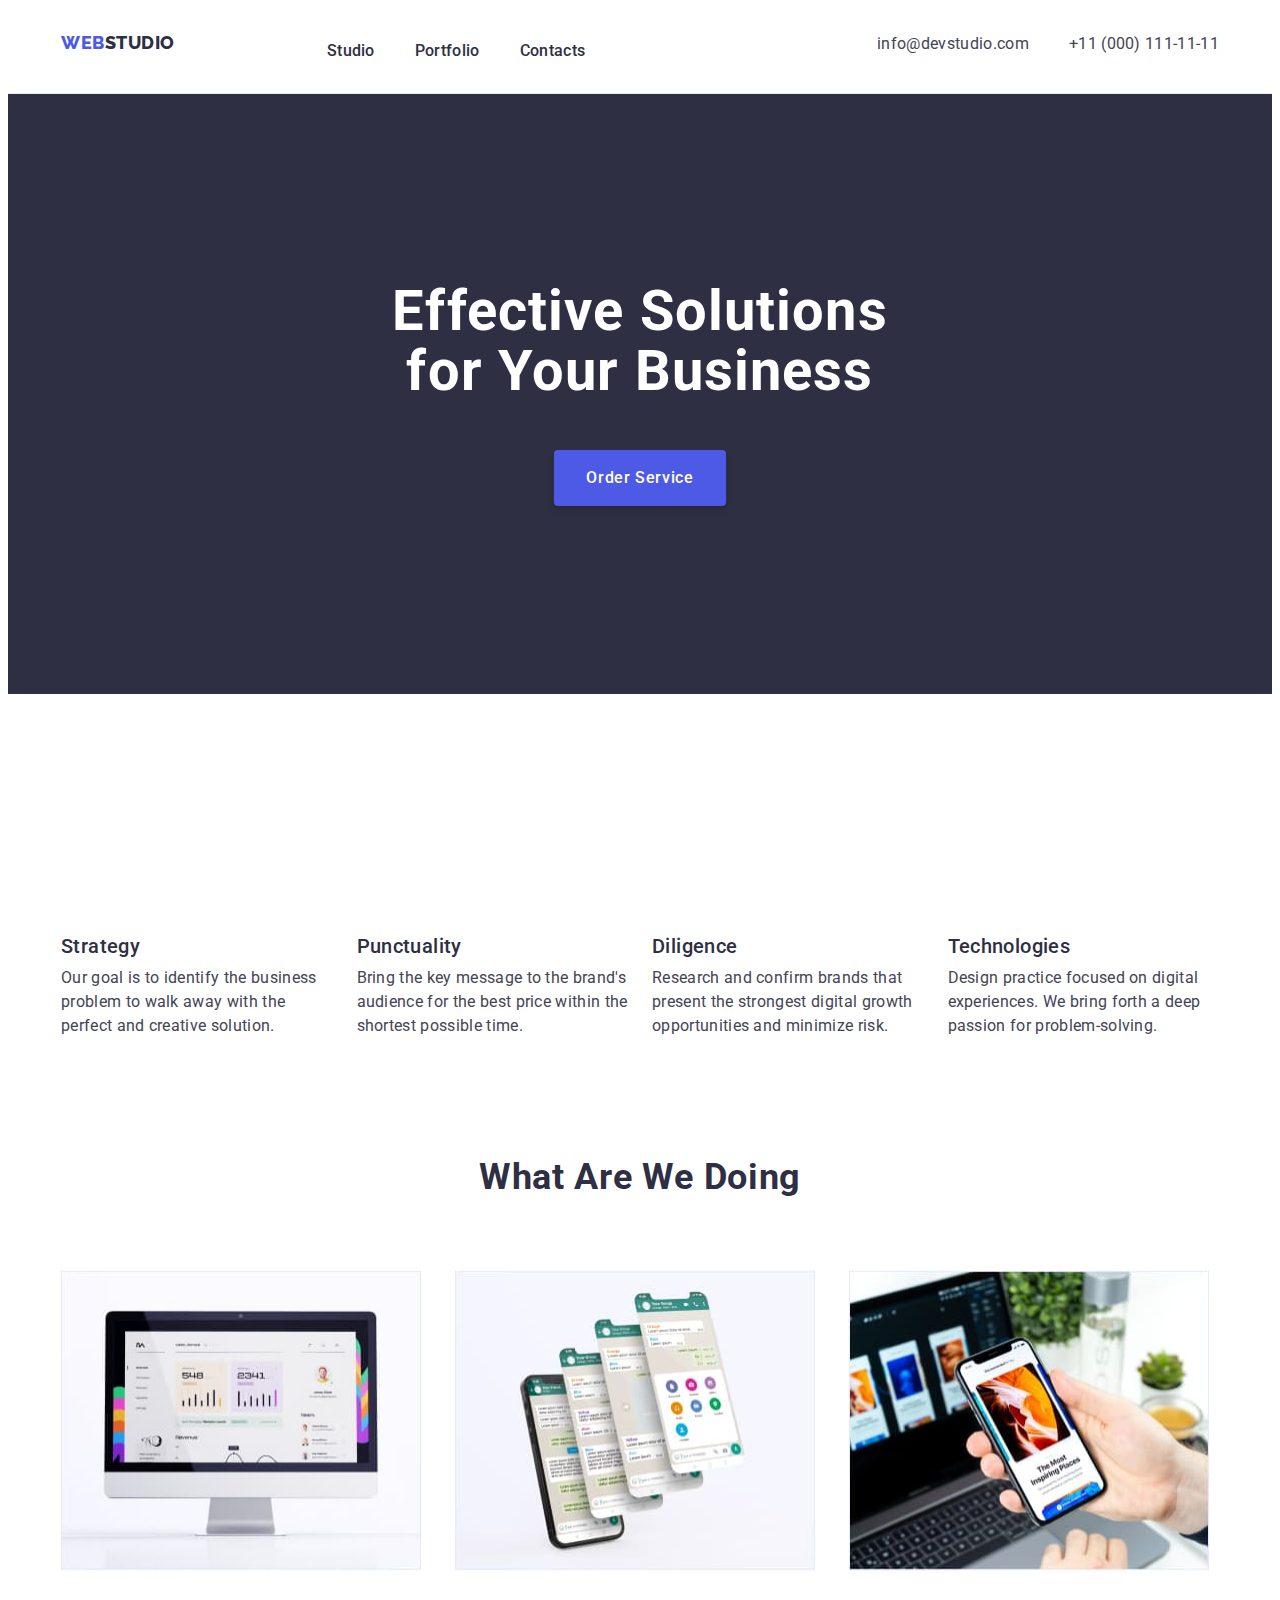
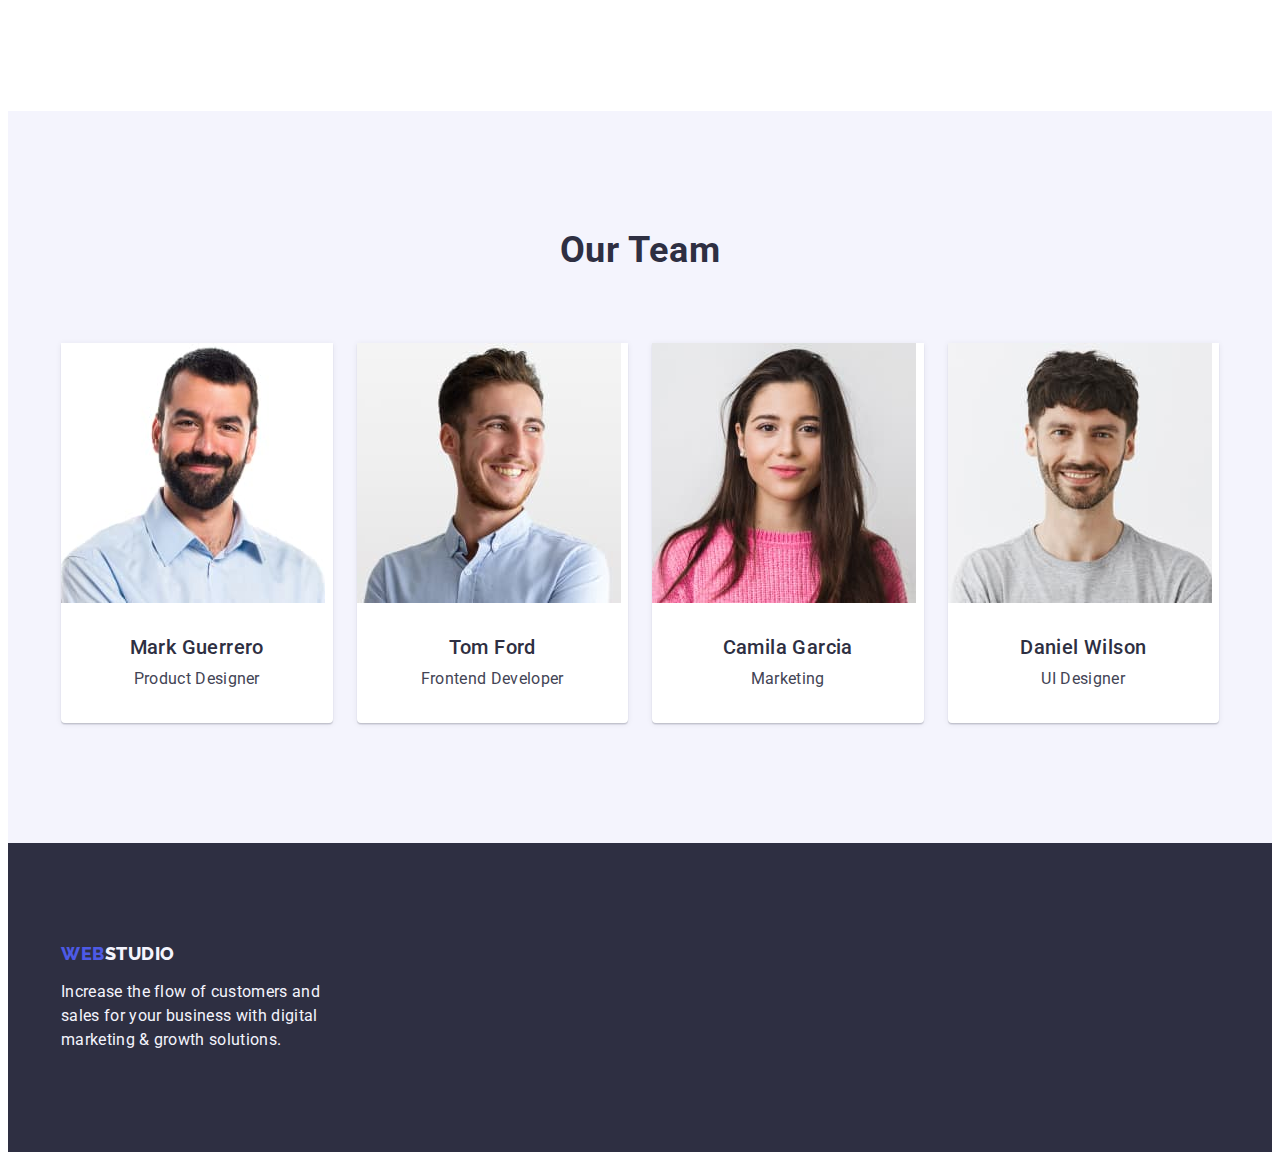
<file: index.html>
<!DOCTYPE html>
<html lang="en">

<head>
  <meta charset="UTF-8" />
  <meta http-equiv="X-UA-Compatible" content="IE=edge" />
  <meta name="viewport" content="width=device-width, initial-scale=1.0" />
  <link rel="preconnect" href="https://fonts.googleapis.com">
  <link rel="preconnect" href="https://fonts.gstatic.com" crossorigin>
  <link href="https://fonts.googleapis.com/css2?family=Raleway:wght@800&family=Roboto:wght@400;500;700;900&display=swap"
    rel="stylesheet">

  <link rel="stylesheet" href="https://cdnjs.cloudflare.com/ajax/libs/modern-normalize/2.0.0/modern-normalize.min.css"
    integrity="sha512-4xo8blKMVCiXpTaLzQSLSw3KFOVPWhm/TRtuPVc4WG6kUgjH6J03IBuG7JZPkcWMxJ5huwaBpOpnwYElP/m6wg=="
    crossorigin="anonymous" referrerpolicy="no-referrer" />
  <link rel="stylesheet" href="./css/styles.css" />
  <title>WebStudio</title>
</head>

<body>
  <header class="header">
    <div class="container header-container">
      <nav class="navigation">
        <a class="page-logo link" href="./index.html">Web<span class="header-logo-studio">Studio</span></a>
        <ul class="navigation-list list">
          <li class="navigation-item"><a class="navigation-link link" href="./index.html">Studio</a></li>
          <li class="navigation-item"><a class="navigation-link link" href="./portfolio.html">Portfolio</a></li>
          <li class="navigation-item"><a class="navigation-link link" href="">Contacts</a></li>
        </ul>
      </nav>
      <address class="address">
        <ul class="address-list list">
          <li class="address-item"><a class="address-link link" href="mailto:info@devstudio.com">info@devstudio.com</a>
          </li>
          <li class="address-item"><a class="address-link link" href="tel:+110001111111">+11 (000) 111-11-11</a></li>
        </ul>
      </address>
    </div>
  </header>
  <main>
    <!-- Hero -->
    <section class="hero">
      <div class="container">
        <h1 class="hero-title">Effective Solutions for Your Business</h1>
        <button class="hero-btn" type="button">Order Service</button>
      </div>
    </section>
    <!-- content -->
    <section class="advantages">
      <div class="container">
        <h2 class="advantages-title visually-hidden">Advantages</h2>
        <ul class="advantages-list list">
          <li class="advantages-item">
            <h3 class="advantages-subtitle">Strategy</h3>
            <p class="advantages-text">
              Our goal is to identify the business problem to walk away with the
              perfect and creative solution.
            </p>
          </li>
          <li class="advantages-item">
            <h3 class="advantages-subtitle">Punctuality</h3>
            <p class="advantages-text">
              Bring the key message to the brand's audience for the best price
              within the shortest possible time.
            </p>
          </li>
          <li class="advantages-item">
            <h3 class="advantages-subtitle">Diligence</h3>
            <p class="advantages-text">
              Research and confirm brands that present the strongest digital
              growth opportunities and minimize risk.
            </p>
          </li>
          <li class="advantages-item">
            <h3 class="advantages-subtitle">Technologies</h3>
            <p class="advantages-text">
              Design practice focused on digital experiences. We bring forth a
              deep passion for problem-solving.
            </p>
          </li>
        </ul>
      </div>
    </section>
    <!-- products -->
    <section class="products">
      <div class="container">
        <h2 class="products-title">What are we doing</h2>
        <ul class="products-list list">
          <li class="products-item">
            <img src="./images/img1-2.jpg" alt="computer" width="360" height="321" />
          </li>
          <li class="products-item">
            <img src="./images/img2-2.jpg" alt="phone screens" width="360" height="321" />
          </li>
          <li class="products-item">
            <img src="./images/img3-2.jpg" alt="mobile phone" width="360" height="321" />
          </li>
        </ul>
      </div>
    </section>
    <!-- team -->
    <section class="team">
      <div class="container">
        <h2 class="team-title">Our Team</h2>
        <ul class="team-list list">
          <li class="team-item">
            <img src="./images/img11.jpg" alt="Mark Guerrero" width="264" height="260" />
            <div class="team-item-description">
              <h3 class="team-subtitle">Mark Guerrero</h3>
              <p class="team-text">Product Designer</p>
            </div>
          </li>
          <li class="team-item">
            <img src="./images/img12.jpg" alt="Tom Ford" width="264" height="260" />
            <div class="team-item-description">
              <h3 class="team-subtitle">Tom Ford</h3>
              <p class="team-text">Frontend Developer</p>
            </div>
          </li>
          <li class="team-item">
            <img src="./images/img13.jpg" alt="Camila Garcia" width="264" height="260" />
            <div class="team-item-description">
              <h3 class="team-subtitle">Camila Garcia</h3>
              <p class="team-text">Marketing</p>
            </div>
          </li>
          <li class="team-item">
            <img src="./images/img14.jpg" alt="Daniel Wilson" width="264" height="260" />
            <div class="team-item-description">
              <h3 class="team-subtitle">Daniel Wilson</h3>
              <p class="team-text">UI Designer</p>
            </div>
          </li>
        </ul>
      </div>
    </section>
  </main>
  <footer class="footer">
    <div class="container">
      <a class="page-logo link" href="./index.html">Web<span class="footer-logo-studio">Studio</span></a>
      <p class="footer-text">
        Increase the flow of customers and sales for your business with digital
        marketing & growth solutions.
      </p>
    </div>
  </footer>
</body>

</html>
</file>
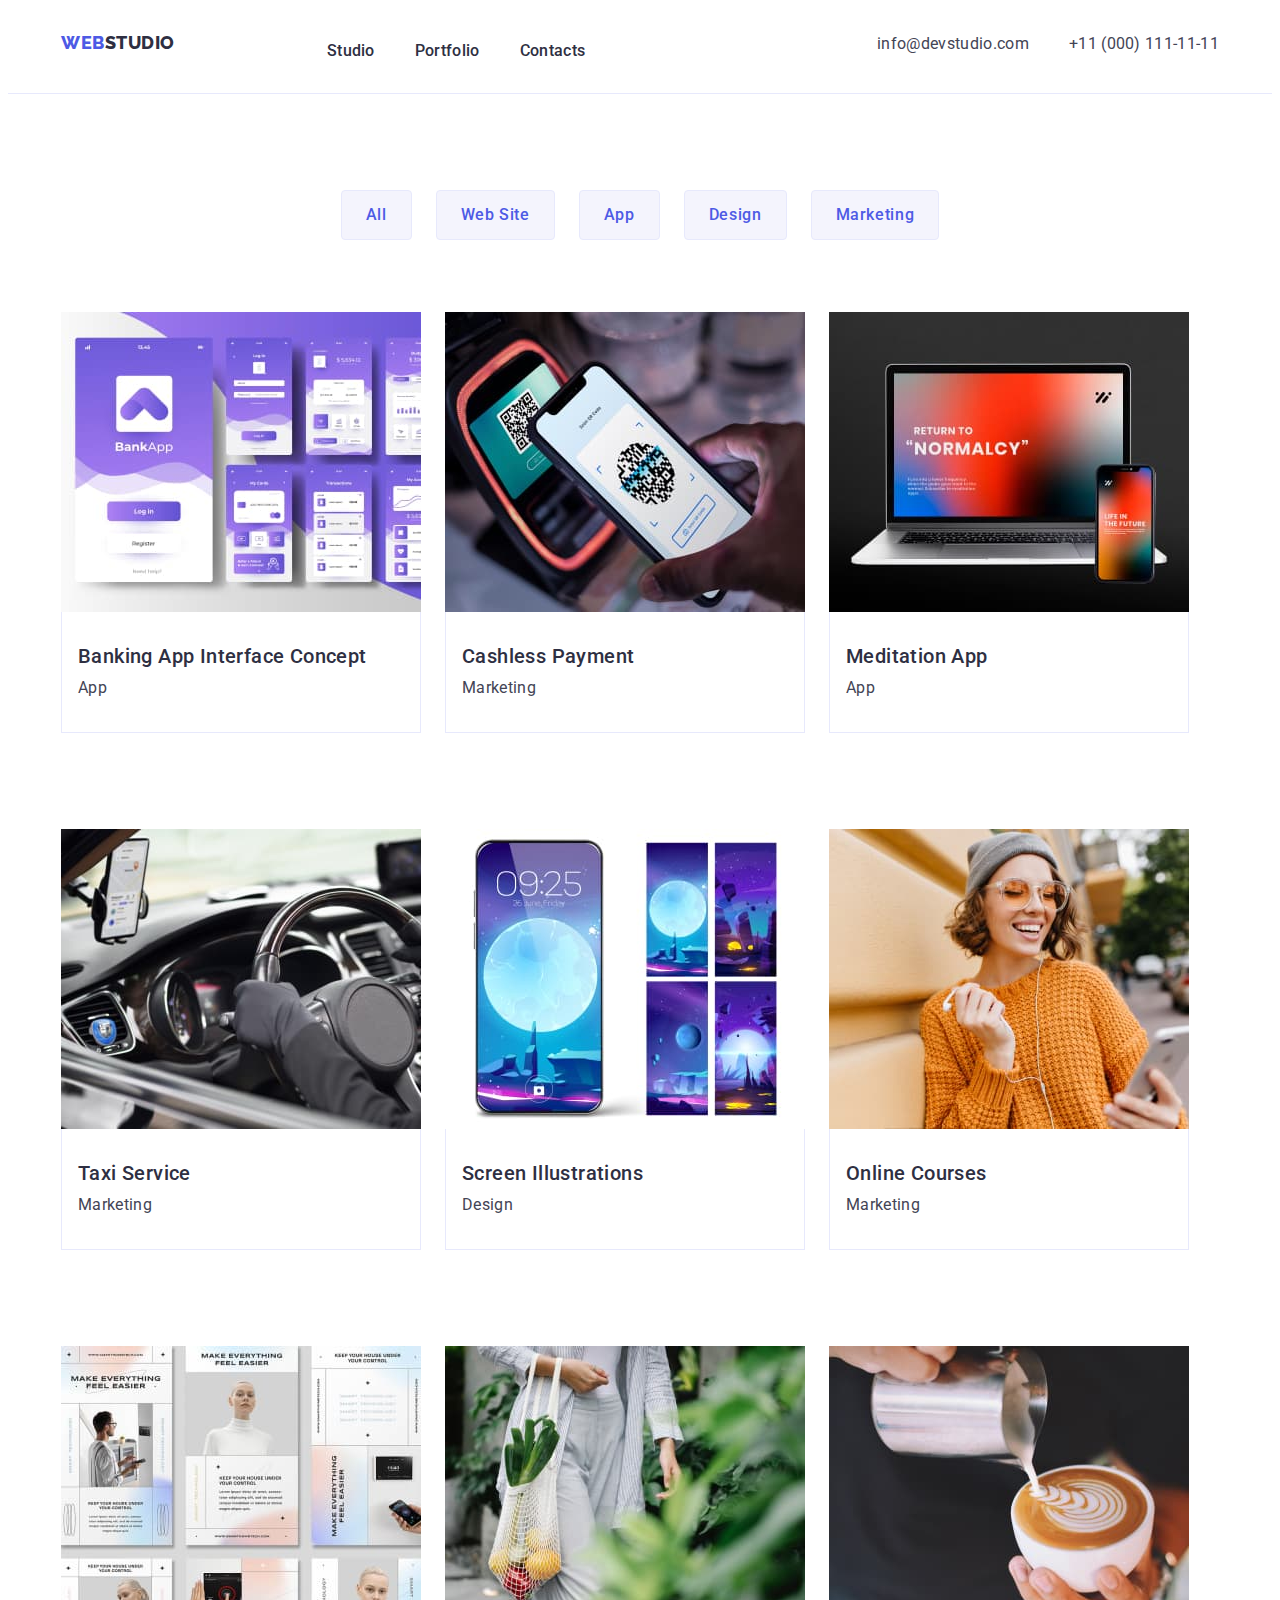
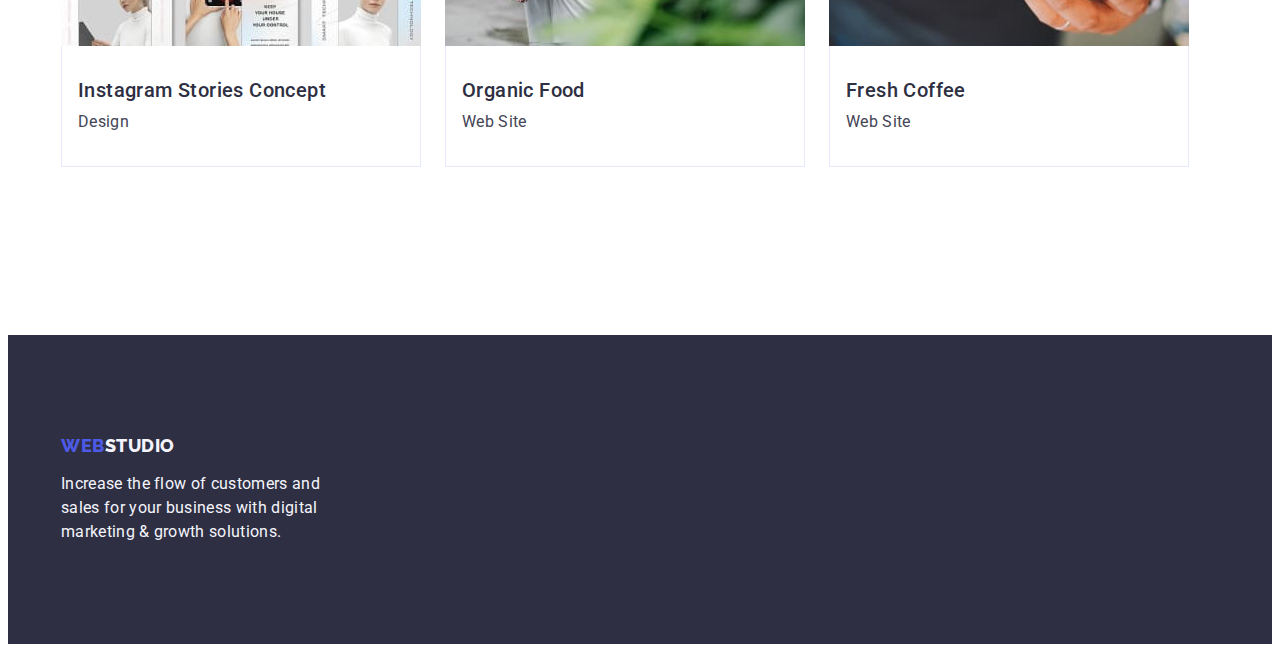
<file: portfolio.html>
<!DOCTYPE html>
<html lang="en">

<head>
    <meta charset="UTF-8">
    <meta http-equiv="X-UA-Compatible" content="IE=edge">
    <meta name="viewport" content="width=device-width, initial-scale=1.0">
    <link rel="preconnect" href="https://fonts.googleapis.com">
    <link rel="preconnect" href="https://fonts.gstatic.com" crossorigin>
    <link
        href="https://fonts.googleapis.com/css2?family=Raleway:wght@800&family=Roboto:wght@400;500;700;900&display=swap"
        rel="stylesheet">
    <link rel="stylesheet" href="https://cdnjs.cloudflare.com/ajax/libs/modern-normalize/2.0.0/modern-normalize.min.css"
        integrity="sha512-4xo8blKMVCiXpTaLzQSLSw3KFOVPWhm/TRtuPVc4WG6kUgjH6J03IBuG7JZPkcWMxJ5huwaBpOpnwYElP/m6wg=="
        crossorigin="anonymous" referrerpolicy="no-referrer" />

    <link rel="stylesheet" href="./css/styles.css" />
    <title>Portfolio</title>
</head>

<body>
    <header class="header">
        <div class="container header-container">
            <nav class="navigation">
                <a class="page-logo link" href="./index.html">Web<span class="header-logo-studio">Studio</span></a>
                <ul class="navigation-list list">
                    <li class="navigation-item"><a class="navigation-link link" href="./index.html">Studio</a></li>
                    <li class="navigation-item"><a class="navigation-link link" href="./portfolio.html">Portfolio</a>
                    </li>
                    <li class="navigation-item"><a class="navigation-link link" href="">Contacts</a></li>
                </ul>
            </nav>
            <address class="address">
                <ul class="address-list list">
                    <li class="address-item"><a class="address-link link"
                            href="mailto:info@devstudio.com">info@devstudio.com</a>
                    </li>
                    <li class="address-item"><a class="address-link link" href="tel:+110001111111">+11 (000)
                            111-11-11</a>
                    </li>
                </ul>
            </address>
        </div>
    </header>
    <main>

        <section class="portfolio">
            <div class="container">
                <h1 class="visually-hidden">Portfolio</h1>
                <!-- menu-btns -->
                <ul class="portfolio-list list">
                    <li class="portfolio-item"><button class="portfolio-btn" type="button">All</button></li>
                    <li class="portfolio-item"><button class="portfolio-btn" type="button">Web Site</button></li>
                    <li class="portfolio-item"><button class="portfolio-btn" type="button">App</button></li>
                    <li class="portfolio-item"><button class="portfolio-btn" type="button">Design</button></li>
                    <li class="portfolio-item"><button class="portfolio-btn" type="button">Marketing</button></li>
                </ul>
                <!-- menu-list -->
                <ul class="option-list list">
                    <li class="option-item">
                        <a class="option-link link" href="">
                            <img src="./images/port-img-1.jpg" width="360" height="300" alt="menu interface">
                            <div class="option-item-description">
                                <h2 class="option-title">Banking App Interface Concept</h2>
                                <p class="option-text">App</p>
                            </div>
                        </a>
                    </li>
                    <li class="option-item">
                        <a class="option-link link" href="">
                            <img src="./images/port-img-2.jpg" width="360" height="300" alt="cc payment">
                            <div class="option-item-description">
                                <h2 class="option-title">Cashless Payment</h2>
                                <p class="option-text">Marketing</p>
                            </div>
                        </a>
                    </li>
                    <li class="option-item">
                        <a class="option-link link" href="">
                            <img src="./images/port-img-3.jpg" width="360" height="300" alt="app on laptop">
                            <div class="option-item-description">
                                <h2 class="option-title">Meditation App</h2>
                                <p class="option-text">App</p>
                            </div>
                        </a>
                    </li>
                    <li class="option-item">
                        <a class="option-link link" href="">
                            <img src="./images/port-img-4.jpg" width="360" height="300" alt="mab driving">
                            <div class="option-item-description">
                                <h2 class="option-title">Taxi Service</h2>
                                <p class="option-text">Marketing</p>
                            </div>
                        </a>
                    </li>
                    <li class="option-item">
                        <a class="option-link link" href="">
                            <img src="./images/port-img-5.jpg" width="360" height="300" alt="screen images">
                            <div class="option-item-description">
                                <h2 class="option-title">Screen Illustrations</h2>
                                <p class="option-text">Design</p>
                            </div>
                        </a>
                    </li>
                    <li class="option-item">
                        <a class="option-link link" href="">
                            <img src="./images/port-img-6.jpg" width="360" height="300" alt="girl on video call">
                            <div class="option-item-description">
                                <h2 class="option-title">Online Courses</h2>
                                <p class="option-text">Marketing</p>
                            </div>
                        </a>
                    </li>
                    <li class="option-item">
                        <a class="option-link link" href="">
                            <img src="./images/port-img-7.jpg" width="360" height="300" alt="insta stories">
                            <div class="option-item-description">
                                <h2 class="option-title">Instagram Stories Concept</h2>
                                <p class="option-text">Design</p>
                            </div>
                        </a>
                    </li>
                    <li class="option-item">
                        <a class="option-link link" href="">
                            <img src="./images/port-img-8.jpg" width="360" height="300" alt="food bag">
                            <div class="option-item-description">
                                <h2 class="option-title">Organic Food</h2>
                                <p class="option-text">Web Site</p>
                            </div>
                        </a>
                    </li>
                    <li class="option-item">
                        <a class="option-link link" href="">
                            <img src="./images/port-img-9.jpg" width="360" height="300" alt="coffee making">
                            <div class="option-item-description">
                                <h2 class="option-title">Fresh Coffee</h2>
                                <p class="option-text">Web Site</p>
                            </div>
                        </a>
                    </li>
                </ul>
            </div>
        </section>
    </main>
    <footer class="footer">
        <div class="container">
            <a class="page-logo link" href="./index.html">Web<span class="footer-logo-studio">Studio</span></a>
            <p class="footer-text">
                Increase the flow of customers and sales for your business with digital
                marketing & growth solutions.
            </p>
        </div>
    </footer>
</body>

</html>
</file>
<file: css/styles.css>
:root {
    --title-color: #4D5AE5;
    --first-color: #2e2f42;
    --second-color: #FFFFFF;
    --third-color: #434455;
    --background-color-btn: #F4F4FD;
    --action-color: #404BBF;
}

body {
    font-family: 'Roboto', sans-serif;
    background: var(--second-color);
    color: var(--third-color);

}

h1,
h2,
h3,
h4,
h5,
h6,
p {
    margin-top: 0;
    margin-bottom: 0;
}

ul {
    margin-top: 0;
    margin-bottom: 0;
    padding-left: 0;
}

img {
    display: block;
}

.link {
    text-decoration: none;
}

.list {
    list-style: none;
}

.container {
    width: 1158px;
    padding-left: 15px;
    padding-right: 15px;
    margin: 0 auto;
}

/* header */
.header {
    padding-top: 24px;
    padding-bottom: 24px;
    border-bottom: 1px solid #E7E9FC;
}

.header-container {
    display: flex;
}

.navigation {
    display: flex;
    flex-grow: 1;
    align-items: center
}

.page-logo {
    font-family: "Raleway", sans-serif;
    color: var(--title-color);
    font-weight: 800;
    font-size: 18px;
    line-height: 1.17;
    letter-spacing: 0.03em;
    text-transform: uppercase;
    margin-right: 76px
}

.page-logo .header-logo-studio {
    color: var(--first-color);
}

.navigation-list {
    display: flex;
    margin-left: 76px;
    gap: 40px;
}

.navigation-item {}

.navigation-link {
    font-weight: 500;
    font-size: 16px;
    line-height: 1.5;
    letter-spacing: 0.02em;
    color: var(--first-color);
    padding: 24px 0;
}

.navigation-link:hover,
.navigation-link:focus {
    color: var(--action-color);
}

.address {
    font-style: normal
}

.address-list {
    display: flex;
    gap: 40px;
}

.address-item {}

.address-link {
    font-size: 16px;
    line-height: 1.5;
    letter-spacing: 0.02em;
    color: var(--third-color);
}

.address-link:hover,
.address-link:focus {
    color: var(--action-color);
}

/*  hero section */
.hero {
    background: var(--first-color);
    padding: 188px 0;
    margin-bottom: 120px;
}

.hero-title {
    font-size: 56px;
    line-height: 1.07;
    text-align: center;
    letter-spacing: 0.02em;
    color: var(--second-color);
    max-width: 496px;
    margin: 0 auto;

}

.hero-btn {
    font-family: "Roboto", sans-serif;
    font-weight: 500;
    font-size: 16px;
    line-height: 1.5;
    letter-spacing: 0.04em;
    color: var(--second-color);
    background: var(--title-color);
    cursor: pointer;
    min-width: 169px;
    height: 56px;
    box-shadow: 0px 4px 4px rgba(0, 0, 0, 0.15);
    border-radius: 4px;
    padding: 16px 32px;
    border: none;
    display: block;
    margin-left: auto;
    margin-right: auto;
    margin-top: 48px;
}

.hero-btn:hover,
.hero-btn:focus {
    background-color: var(--action-color);
}

/* section-advantages */
.advantages {
    padding: 120px 0;
}

.visually-hidden {
    position: absolute;
    width: 1px;
    height: 1px;
    margin: -1px;
    border: 0;
    padding: 0;
    white-space: nowrap;
    clip-path: inset(100%);
    clip: rect(0 0 0 0);
    overflow: hidden;
}

.advantages-title {
    color: var(--first-color);
}

.advantages-list {
    display: flex;
    gap: 24px;

}

.advantages-item {
    width: calc((100% - 72px) / 4);
}

.advantages-subtitle {
    font-weight: 500;
    font-size: 20px;
    line-height: 1.2;
    letter-spacing: 0.02em;
    color: var(--first-color);
    margin-bottom: 8px;
}

.advantages-text {
    font-size: 16px;
    line-height: 1.5;
    letter-spacing: 0.02em;
    ;
}

/* products  */
.products {
    padding-bottom: 120px;
}

.products-title {
    font-size: 36px;
    line-height: 1.11;
    text-align: center;
    letter-spacing: 0.02em;
    text-transform: capitalize;
    color: var(--first-color);
    margin-bottom: 72px;
}

.products-list {
    display: flex;
    gap: 24px;
}

.products-item {
    width: calc((100% - 24px * 2) / 3);
}

/* team */
.team {
    background-color: var(--background-color-btn);
    padding: 120px 0;
}

.team-title {
    font-size: 36px;
    line-height: 1.11;
    text-align: center;
    letter-spacing: 0.02em;
    text-transform: capitalize;
    color: var(--first-color);
    margin-bottom: 72px;
    ;
}

.team-list {
    display: flex;
    gap: 24px;
}

.team-item {
    background-color: var(--second-color);
    width: calc((100% - 24px * 3) / 4);
    box-shadow: 0px 1px 6px rgba(46, 47, 66, 0.08), 0px 1px 1px rgba(46, 47, 66, 0.16), 0px 2px 1px rgba(46, 47, 66, 0.08);
    border-radius: 0px 0px 4px 4px;
}

.team-item-description {
    padding: 32px 16px;
}

.team-subtitle {
    font-weight: 500;
    font-size: 20px;
    line-height: 1.2;
    text-align: center;
    letter-spacing: 0.02em;
    color: var(--first-color);
    margin-bottom: 8px;

}

.team-text {
    font-size: 16px;
    line-height: 1.5;
    text-align: center;
    letter-spacing: 0.02em;


}

/* footer */
.footer {
    background-color: var(--first-color);
    padding-bottom: 100px;
    padding-top: 100px;
}

.page-logo .footer-logo-studio {
    color: var(--background-color-btn);
}

.page-logo {
    display: inline-block;
    margin-bottom: 16px;
}

.footer-text {
    font-size: 16px;
    line-height: 1.5;
    letter-spacing: 0.02em;
    color: var(--background-color-btn);
    max-width: 264px;
}

/* portfolio */
.portfolio {
    padding: 96px 0 120px 0;
}


.portfolio-list {
    display: flex;
    gap: 24px;
    justify-content: center;
    margin-bottom: 72px;

}

.portfolio-item {}

.portfolio-btn {
    font-family: "Roboto", sans-serif;
    font-weight: 500;
    font-size: 16px;
    line-height: 1.5;
    text-align: center;
    letter-spacing: 0.04em;
    color: var(--title-color);
    background-color: var(--background-color-btn);
    cursor: pointer;
    border: 1px solid #E7E9FC;
    border-radius: 4px;
    padding: 12px 24px;
}

.portfolio-btn:hover,
.portfolio-btn:focus {
    color: var(--second-color);
    background-color: var(--action-color);
    border: 1px solid transparent;
}

/* options */
.option-list {
    display: flex;
    flex-wrap: wrap;
    column-gap: 24px;
    row-gap: 48px;
}

.option-item {
    padding-bottom: 48px;
    background: #FFFFFF;
    max-width: 360px;

}

.option-item-description {
    padding: 32px 16px;
    border: 1px solid #e7e9fc;
    border-top: none;
}

.option-title {
    font-weight: 500;
    font-size: 20px;
    line-height: 1.2;
    letter-spacing: 0.02em;
    color: var(--first-color);
    margin-bottom: 8px;

}

.option-text {
    font-size: 16px;
    line-height: 1.5;
    letter-spacing: 0.02em;
    color: var(--third-color);
}
</file>
